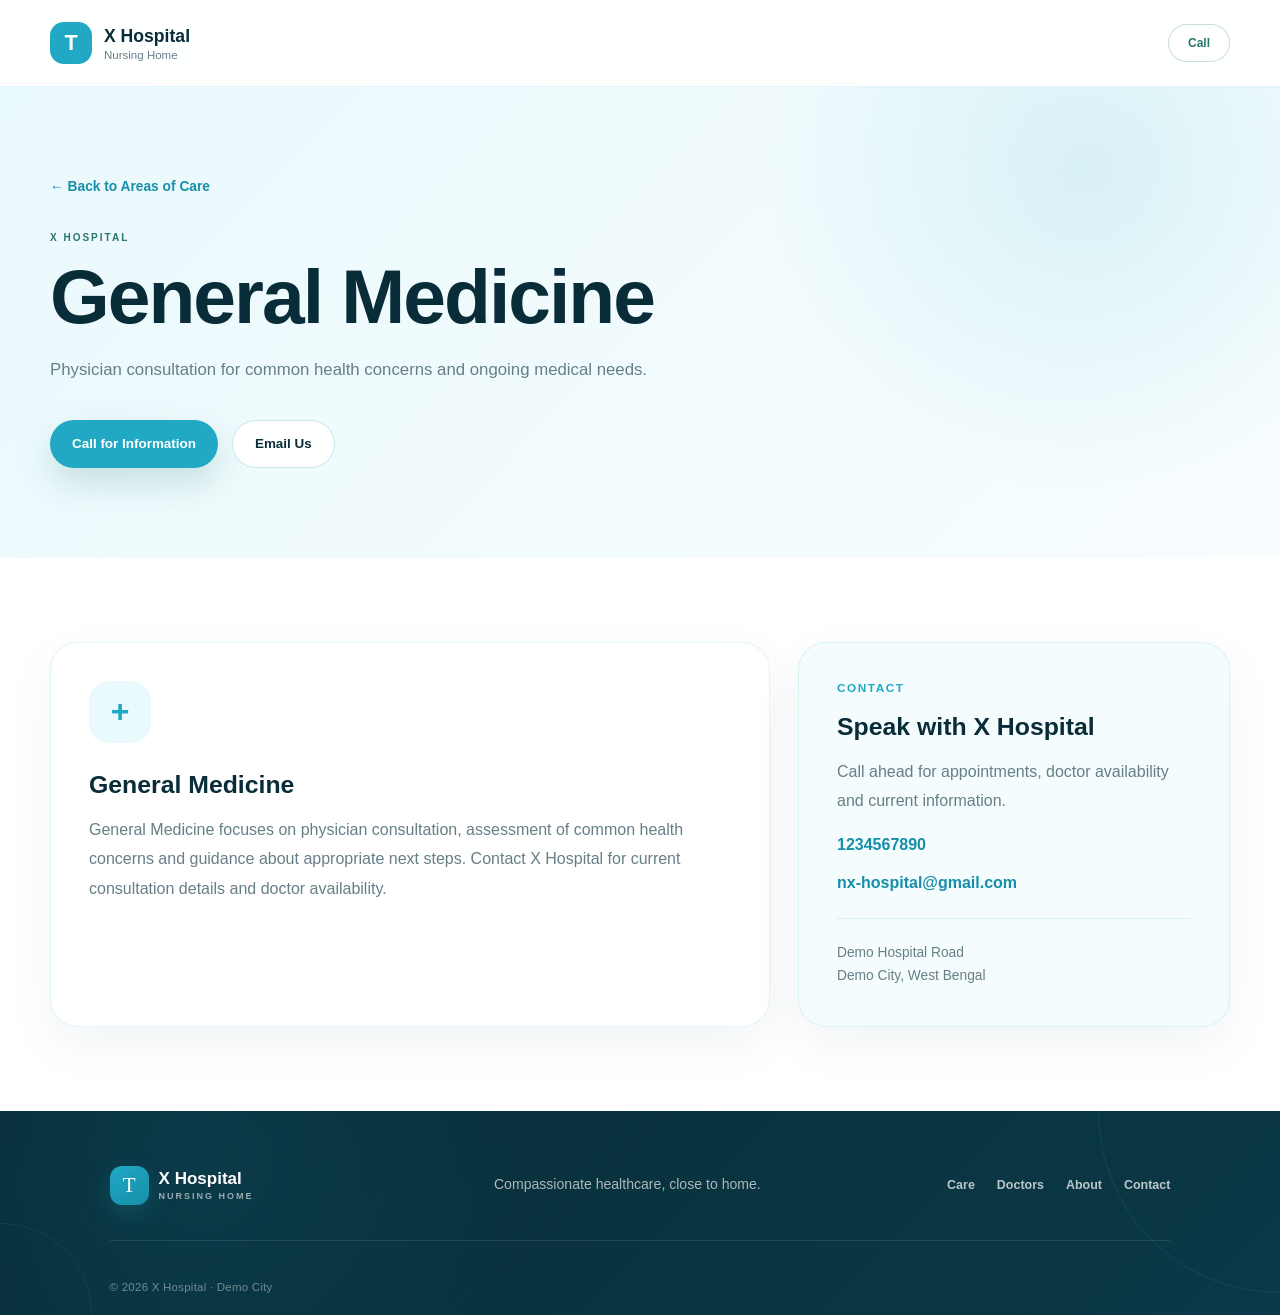
<file: service.html>
<!DOCTYPE html>
<html lang="en">
<head>
    <meta charset="UTF-8">
    <meta name="viewport" content="width=device-width, initial-scale=1.0">

    <title>Service | X Hospital</title>
    <meta
        name="description"
        content="Explore areas of medical care available through X Hospital, Demo City."
    >
    <meta name="referrer" content="strict-origin-when-cross-origin">

    <meta
        http-equiv="X-Content-Type-Options"
        content="nosniff"
    >

    <meta
        http-equiv="Permissions-Policy"
        content="camera=(), microphone=(), geolocation=(), payment=()"
    >

    <meta
        http-equiv="Content-Security-Policy"
        content="
            default-src 'self';
            script-src 'self';
            style-src 'self';
            img-src 'self' data:;
            font-src 'self';
            connect-src 'self';
            object-src 'none';
            base-uri 'self';
            form-action 'self';
            frame-ancestors 'none';
            upgrade-insecure-requests;
        "
    >

    <link rel="stylesheet" href="style.css">
</head>

<body class="service-page">

    <header class="service-header">
        <div class="section-container service-header-inner">
            <a href="index.html" class="service-brand" aria-label="Return to X Hospital home page">
                <span class="service-brand-mark">T</span>

                <span>
                    <strong>X Hospital</strong>
                    <small>Nursing Home</small>
                </span>
            </a>

            <a href="tel:+911234567890" class="nav-button">
                Call
            </a>
        </div>
    </header>

    <main>
        <section class="service-hero">
            <div class="section-container service-hero-inner">

                <a href="index.html#services" class="service-back">
                    ← Back to Areas of Care
                </a>

                <div class="eyebrow">X HOSPITAL</div>

                <h1 id="service-title">Medical Care</h1>

                <p id="service-intro">
                    Explore this area of care available through X Hospital's doctors.
                </p>

                <div class="service-hero-actions">
                    <a href="tel:+911234567890" class="primary-button">
                        Call for Information
                    </a>

                    <a href="mailto:nx-hospital@gmail.com" class="secondary-button">
                        Email Us
                    </a>
                </div>

            </div>
        </section>

        <section class="service-content">
            <div class="section-container service-content-grid">

                <article class="service-detail-card">
                    <div class="service-detail-icon" id="service-icon">+</div>

                    <h2 id="service-heading">About this service</h2>

                    <p id="service-description">
                        Please contact X Hospital for current information
                        about this area of care.
                    </p>
                </article>

                <aside class="service-info-card">
                    <span class="service-info-label">CONTACT</span>

                    <h2>Speak with X Hospital</h2>

                    <p>
                        Call ahead for appointments, doctor availability and
                        current information.
                    </p>

                    <a href="tel:+911234567890" class="service-contact-link">
                        1234567890
                    </a>

                    <a href="mailto:nx-hospital@gmail.com" class="service-contact-link">
                        nx-hospital@gmail.com
                    </a>

                    <div class="service-address">
                        Demo Hospital Road<br>
                        Demo City, West Bengal
                    </div>
                </aside>

            </div>
        </section>
    </main>

    <footer>
        <div class="footer-inner">
            <div class="logo">
                <div class="logo-mark">T</div>

                <div>
                    <div class="logo-name">X Hospital</div>
                    <div class="logo-sub">Nursing Home</div>
                </div>
            </div>

            <div class="footer-text">
                Compassionate healthcare, close to home.
            </div>

            <div class="footer-links">
                <a href="index.html#services">Care</a>
                <a href="index.html#doctors">Doctors</a>
                <a href="index.html#about">About</a>
                <a href="index.html#contact">Contact</a>
            </div>
        </div>

        <div class="copyright">
            © 2026 X Hospital · Demo City
        </div>
    </footer>

    <script src="service.js"></script>
</body>
</html>
</file>
<file: style.css>
/* =====================================================
   X HOSPITAL
   PREMIUM HEALTHCARE DESIGN
===================================================== */


:root {

    --background: #f4f8f7;

    --white: #ffffff;

    --green: #28766f;

    --dark-green: #123f3b;

    --light-green: #dcece9;

    --text: #122725;

    --muted: #647572;

    --border: rgba(18, 39, 37, 0.10);

    --serif: Georgia, "Times New Roman", serif;

    --sans:
        -apple-system,
        BlinkMacSystemFont,
        "Segoe UI",
        Arial,
        sans-serif;

}


* {
    margin: 0;
    padding: 0;
    box-sizing: border-box;
}


html {
    scroll-behavior: smooth;
}


body {

    font-family: var(--sans);

    background: var(--background);

    color: var(--text);

    overflow-x: hidden;

}


a {
    color: inherit;
    text-decoration: none;
}


/* =====================================================
   HEADER
===================================================== */


.header {

    position: absolute;

    top: 0;
    left: 0;
    right: 0;

    z-index: 50;

}


.nav {

    width: min(1180px, calc(100% - 40px));

    height: 86px;

    margin: auto;

    display: flex;

    align-items: center;

    justify-content: space-between;

}


.logo {

    display: flex;

    align-items: center;

    gap: 10px;

}


.logo-mark {

    width: 39px;
    height: 39px;

    display: flex;

    align-items: center;
    justify-content: center;

    border-radius: 12px;

    background: var(--green);

    color: white;

    font-family: var(--serif);

    font-size: 21px;

}


.logo-name {

    font-size: 17px;

    font-weight: 700;

}


.logo-sub {

    margin-top: 2px;

    font-size: 9px;

    font-weight: 600;

    letter-spacing: 2px;

    text-transform: uppercase;

    color: var(--muted);

}


.nav-menu {

    display: flex;

    gap: 36px;

    font-size: 13px;

    font-weight: 600;

    color: var(--muted);

}


.nav-menu a {

    transition: color .25s ease;

}


.nav-menu a:hover {

    color: var(--green);

}


.nav-button {

    padding: 11px 19px;

    border: 1px solid rgba(40,118,111,.25);

    border-radius: 50px;

    color: var(--green);

    font-size: 12px;

    font-weight: 700;

    background: rgba(255,255,255,.5);

}


/* =====================================================
   HERO
===================================================== */


.hero {

    position: relative;

    min-height: 760px;

    display: flex;

    flex-direction: column;

    justify-content: center;

    overflow: hidden;

    background: #f4f8f7;

}


.hero-background {

    position: absolute;

    width: 700px;
    height: 700px;

    right: -120px;
    top: 60px;

    border-radius: 50%;

    background:
        radial-gradient(
            circle,
            rgba(104,178,168,.27),
            rgba(104,178,168,0)
            68%
        );

}


.hero-content {

    width: min(1180px, calc(100% - 40px));

    margin: auto;

    padding-top: 70px;

    display: grid;

    grid-template-columns: 1fr 1fr;

    align-items: center;

}


.hero-text {

    position: relative;

    z-index: 5;

}


.location-label {

    margin-bottom: 23px;

    color: var(--green);

    font-size: 10px;

    font-weight: 800;

    letter-spacing: 2.5px;

}


.hero h1 {

    max-width: 570px;

    font-family: var(--serif);

    font-size: clamp(50px, 6vw, 78px);

    font-weight: 600;

    line-height: .98;

    letter-spacing: -3px;

}


.hero h1 span {

    display: block;

    color: var(--green);

}


.hero-text > p {

    max-width: 480px;

    margin-top: 27px;

    color: var(--muted);

    font-size: 15px;

    line-height: 1.8;

}


.hero-actions {

    display: flex;

    gap: 12px;

    margin-top: 31px;

}


.primary-button,
.secondary-button {

    min-height: 49px;

    padding: 0 21px;

    display: inline-flex;

    align-items: center;

    justify-content: center;

    gap: 12px;

    border-radius: 50px;

    font-size: 12px;

    font-weight: 700;

}


.primary-button {

    color: white;

    background: var(--green);

    box-shadow:
        0 15px 35px rgba(40,118,111,.20);

}


.secondary-button {

    border: 1px solid var(--border);

    background: white;

}


.address-line {

    display: flex;

    align-items: center;

    gap: 10px;

    margin-top: 30px;

    font-size: 11px;

    font-weight: 600;

    color: var(--muted);

}


.status-dot {

    width: 7px;
    height: 7px;

    border-radius: 50%;

    background: var(--green);

}


/* =====================================================
   GENERAL SECTIONS
===================================================== */


.section-container {

    width: min(1180px, calc(100% - 40px));

    margin: auto;

}


.section-heading {

    max-width: 650px;

    margin-bottom: 55px;

}


.eyebrow {

    color: var(--green);

    font-size: 10px;

    font-weight: 800;

    letter-spacing: 2px;

}


.section-heading h2 {

    margin-top: 14px;

    font-family: var(--serif);

    font-size: clamp(40px, 5vw, 60px);

    line-height: 1.05;

    letter-spacing: -2px;

}


.section-heading h2 span {

    color: var(--green);

}


.section-heading p {

    max-width: 540px;

    margin-top: 18px;

    color: var(--muted);

    font-size: 14px;

    line-height: 1.8;

}


/* =====================================================
   SERVICES
===================================================== */


.services {

    padding: 130px 0;

    background: white;

}


.service-grid {

    display: grid;

    grid-template-columns: repeat(3, 1fr);

    gap: 12px;

}


.service-card {

    position: relative;

    min-height: 185px;

    padding: 23px;

    border: 1px solid var(--border);

    border-radius: 18px;

    background: #fafcfb;

    overflow: hidden;

    transition:
        transform .3s ease,
        box-shadow .3s ease,
        border-color .3s ease;

}


.service-card::after {

    content: "";

    position: absolute;

    width: 130px;
    height: 130px;

    right: -55px;
    bottom: -65px;

    border-radius: 50%;

    background: var(--light-green);

}


.service-card:hover {

    transform: translateY(-6px);

    border-color: rgba(40,118,111,.25);

    box-shadow:
        0 20px 50px rgba(18,39,37,.09);

}


.service-number {

    font-size: 9px;

    font-weight: 800;

    color: rgba(18,39,37,.35);

}


.service-icon {

    margin-top: 18px;

    color: var(--green);

    font-size: 24px;

}


.service-card h3 {

    margin-top: 12px;

    font-size: 16px;

}


.service-card p {

    margin-top: 5px;

    color: var(--muted);

    font-size: 10px;

}


.service-arrow {

    position: absolute;

    right: 19px;

    bottom: 17px;

    color: var(--green);

    font-size: 17px;

    z-index: 2;

}


/* =====================================================
   DOCTORS
===================================================== */


.doctors {

    padding: 140px 0;

    background: #f5f8f7;

}


.doctor-group {

    margin-bottom: 60px;

}


.specialty-heading {

    display: flex;

    align-items: center;

    gap: 13px;

    margin-bottom: 17px;

}


.specialty-icon {

    width: 42px;
    height: 42px;

    display: flex;

    align-items: center;
    justify-content: center;

    border-radius: 12px;

    background: var(--light-green);

    color: var(--green);

    font-weight: 700;

}


.specialty-heading small {

    display: block;

    margin-bottom: 3px;

    color: var(--green);

    font-size: 8px;

    font-weight: 800;

    letter-spacing: 1.5px;

}


.specialty-heading h3 {

    font-family: var(--serif);

    font-size: 24px;

}


.doctor-list {

    border-top: 1px solid var(--border);

}


.doctor {

    display: grid;

    grid-template-columns: 50px 1fr auto;

    align-items: center;

    gap: 17px;

    padding: 19px 7px;

    border-bottom: 1px solid var(--border);

}


.initial {

    width: 45px;
    height: 45px;

    display: flex;

    align-items: center;
    justify-content: center;

    border-radius: 50%;

    background: var(--light-green);

    color: var(--dark-green);

    font-size: 10px;

    font-weight: 800;

}


.doctor-info h4 {

    font-size: 14px;

}


.doctor-info p {

    margin-top: 5px;

    color: var(--muted);

    font-size: 10px;

}


.doctor-time {

    min-width: 150px;

    display: flex;

    flex-direction: column;

    align-items: flex-end;

    gap: 2px;

    color: var(--muted);

}


.doctor-time small {

    font-size: 9px;

}


.doctor-time strong {

    color: var(--dark-green);

    font-size: 11px;

}


.doctor-time.empty {

    font-size: 9px;

    color: rgba(18,39,37,.38);

}


.schedule-note {

    max-width: 720px;

    display: flex;

    align-items: flex-start;

    gap: 12px;

    padding: 17px;

    border: 1px solid rgba(40,118,111,.12);

    border-radius: 15px;

    background: rgba(255,255,255,.55);

}


.schedule-note > div {

    width: 22px;
    height: 22px;

    flex: 0 0 22px;

    display: flex;

    align-items: center;
    justify-content: center;

    border-radius: 50%;

    background: var(--light-green);

    color: var(--green);

    font-size: 10px;

    font-weight: 800;

}


.schedule-note p {

    color: var(--muted);

    font-size: 10px;

    line-height: 1.7;

}


/* =====================================================
   ABOUT
===================================================== */


.about {

    padding: 140px 0;

    background: white;

}


.about-grid {

    display: grid;

    grid-template-columns: 1fr 1fr;

    align-items: center;

    gap: 90px;

}


.about-text {

    max-width: 550px;

}


.about-text h2 {

    margin-top: 15px;

    font-family: var(--serif);

    font-size: clamp(42px, 5vw, 62px);

    line-height: 1.03;

    letter-spacing: -2px;

}


.about-text h2 span {

    display: block;

    color: var(--green);

}


.about-text p {

    margin-top: 20px;

    color: var(--muted);

    font-size: 14px;

    line-height: 1.9;

}


.about-art {

    position: relative;

    height: 420px;

    display: flex;

    align-items: center;

    justify-content: center;

}


.about-circle {

    width: 310px;
    height: 310px;

    border-radius: 50%;

    background:
        radial-gradient(
            circle at 30% 25%,
            #edf8f5,
            #b9dcd6 45%,
            #5b9f97 100%
        );

    box-shadow:
        0 30px 70px rgba(22,87,80,.15);

}


.about-plus {

    position: absolute;

    width: 90px;
    height: 90px;

    display: flex;

    align-items: center;
    justify-content: center;

    border-radius: 25px;

    background: rgba(255,255,255,.4);

    color: white;

    font-size: 55px;

    font-weight: 200;

    transform: translate(-45px, -45px);

    top: 50%;
    left: 50%;

}


.about-card {

    position: absolute;

    right: 5px;

    bottom: 20px;

    width: 200px;

    padding: 20px;

    border: 1px solid rgba(255,255,255,.8);

    border-radius: 17px;

    background: rgba(255,255,255,.78);

    box-shadow:
        0 20px 50px rgba(18,39,37,.10);

    backdrop-filter: blur(15px);

}


.about-card small {

    display: block;

    color: var(--green);

    font-size: 8px;

    font-weight: 800;

    letter-spacing: 1.5px;

}


.about-card strong {

    display: block;

    margin-top: 22px;

    font-family: var(--serif);

    font-size: 25px;

}


.about-card span {

    display: block;

    margin-top: 4px;

    color: var(--muted);

    font-size: 10px;

}


/* =====================================================
   CONTACT
===================================================== */


.contact {

    padding: 110px 0;

    background: var(--dark-green);

    color: white;

}


.contact-grid {

    display: grid;

    grid-template-columns: .9fr 1.1fr;

    gap: 80px;

    align-items: center;

}


.contact h2 {

    margin-top: 14px;

    font-family: var(--serif);

    font-size: clamp(42px, 5vw, 60px);

    line-height: 1.05;

    letter-spacing: -2px;

}


.contact h2 span {

    display: block;

    color: #9dd0c9;

}


.contact > .section-container > div:first-child p {

    max-width: 400px;

    margin-top: 18px;

    color: rgba(255,255,255,.58);

    font-size: 13px;

    line-height: 1.8;

}


.contact .eyebrow {

    color: #a5d1cb;

}


.contact-options {

    display: grid;

    grid-template-columns: 1fr 1fr;

    gap: 10px;

}


.contact-option {

    position: relative;

    min-height: 110px;

    padding: 20px;

    border: 1px solid rgba(255,255,255,.12);

    border-radius: 16px;

    background: rgba(255,255,255,.06);

}


.contact-option small,
.contact-address small {

    display: block;

    color: #a5d1cb;

    font-size: 8px;

    font-weight: 800;

    letter-spacing: 1.5px;

}


.contact-option strong {

    display: block;

    margin-top: 9px;

    font-size: 12px;

}


.contact-option span {

    position: absolute;

    right: 17px;

    bottom: 15px;

    color: #9dd0c9;

}


.contact-address {

    grid-column: 1 / -1;

    padding: 20px;

    border-top: 1px solid rgba(255,255,255,.12);

}


.contact-address strong {

    display: block;

    margin-top: 8px;

    font-size: 12px;

}


.contact-address span {

    display: block;

    margin-top: 4px;

    color: rgba(255,255,255,.5);

    font-size: 10px;

}


/* =====================================================
   FOOTER
===================================================== */


footer {

    padding: 40px 0 20px;

    background: #0d3532;

    color: white;

}


.footer-inner {

    width: min(1180px, calc(100% - 40px));

    margin: auto;

    display: grid;

    grid-template-columns: 1fr 1fr 1fr;

    align-items: start;

    gap: 30px;

    padding-bottom: 30px;

    border-bottom: 1px solid rgba(255,255,255,.10);

}


.footer-text {

    color: rgba(255,255,255,.42);

    font-size: 10px;

}


.footer-links {

    display: flex;

    justify-content: flex-end;

    gap: 20px;

    color: rgba(255,255,255,.48);

    font-size: 10px;

}


.copyright {

    width: min(1180px, calc(100% - 40px));

    margin: auto;

    padding-top: 20px;

    color: rgba(255,255,255,.3);

    font-size: 9px;

}


/* =====================================================
   ANIMATIONS
===================================================== */











@keyframes rotateRing {

    from {
        transform: rotate(0deg);
    }

    to {
        transform: rotate(360deg);
    }

}


/* =====================================================
   TABLET
===================================================== */


@media (max-width: 900px) {

    .nav-menu {
        gap: 18px;
    }


    .hero-content {

        grid-template-columns: 1fr;

        text-align: center;

        padding-top: 120px;

    }


    .hero-text {

        max-width: 650px;

        margin: auto;

    }


    .hero-text > p {

        margin-left: auto;
        margin-right: auto;

    }


    .hero-actions {

        justify-content: center;

    }


    .address-line {

        justify-content: center;

    }


    


    .service-grid {

        grid-template-columns: repeat(2, 1fr);

    }


    .about-grid {

        grid-template-columns: 1fr;

        gap: 50px;

    }


    .about-text {

        max-width: 700px;

    }


    .contact-grid {

        grid-template-columns: 1fr;

    }

}


/* =====================================================
   MOBILE
===================================================== */


@media (max-width: 650px) {

    .nav {

        width: calc(100% - 28px);

    }


    .nav-menu {

        display: none;

    }


    .nav-button {

        padding: 10px 15px;

    }


    .hero {

        min-height: auto;

    }


    .hero-content {

        width: calc(100% - 28px);

        padding-top: 115px;

    }


    .hero h1 {

        font-size: 48px;

        letter-spacing: -2px;

    }


    .hero-text > p {

        font-size: 13px;

    }


    .hero-actions {

        flex-direction: column;

    }


    .primary-button,
    .secondary-button {

        width: 100%;

    }


    


    


    .ring-one {

        width: 320px;
        height: 165px;

    }


    .ring-two {

        width: 330px;
        height: 330px;

    }


    


    .card-left {

        left: 0;

    }


    .card-right {

        right: 0;

    }


    .floating-location {

        right: 0;

    }


    


    


    .services,
    .doctors,
    .about {

        padding: 90px 0;

    }


    .section-container {

        width: calc(100% - 28px);

    }


    .section-heading {

        margin-bottom: 38px;

    }


    .section-heading h2 {

        font-size: 42px;

        letter-spacing: -1px;

    }


    .service-grid {

        grid-template-columns: 1fr;

    }


    .service-card {

        min-height: 155px;

    }


    .doctor {

        grid-template-columns: 42px 1fr;

        gap: 11px;

    }


    .initial {

        width: 40px;
        height: 40px;

    }


    .doctor-info h4 {

        font-size: 12px;

    }


    .doctor-info p {

        font-size: 9px;

    }


    .doctor-time {

        grid-column: 2;

        align-items: flex-start;

        min-width: 0;

    }


    .doctor-time.empty {

        grid-column: 2;

    }


    .specialty-heading h3 {

        font-size: 21px;

    }


    .about-art {

        height: 350px;

    }


    .about-circle {

        width: 250px;
        height: 250px;

    }
    .contact {

        padding: 85px 0;

    }


    .contact h2 {

        font-size: 42px;

    }


    .contact-options {

        grid-template-columns: 1fr;

    }


    .footer-inner {

        width: calc(100% - 28px);

        grid-template-columns: 1fr;

        gap: 20px;

    }


    .footer-links {

        justify-content: flex-start;

        flex-wrap: wrap;

    }


    .copyright {

        width: calc(100% - 28px);

    }

}
/* =========================================================
   PREMIUM GLASS DOCTOR SECTION
   ========================================================= */

.doctors-section {
    position: relative;
    padding: 110px 6%;
    overflow: hidden;
}

/* Soft background glow */

.doctors-section::before {
    content: "";
    position: absolute;
    width: 450px;
    height: 450px;
    border-radius: 50%;
    background: rgba(40, 180, 150, 0.10);
    filter: blur(90px);
    top: 100px;
    left: -180px;
    pointer-events: none;
}

.doctors-section::after {
    content: "";
    position: absolute;
    width: 400px;
    height: 400px;
    border-radius: 50%;
    background: rgba(70, 150, 220, 0.08);
    filter: blur(100px);
    right: -150px;
    bottom: 100px;
    pointer-events: none;
}


/* ---------------------------------------------------------
   SECTION HEADING
   --------------------------------------------------------- */

.doctors-section .section-heading {
    position: relative;
    z-index: 2;
    max-width: 720px;
    margin: 0 auto 75px;
    text-align: center;
}

.section-kicker {
    display: inline-block;
    margin-bottom: 14px;
    font-size: 0.75rem;
    font-weight: 700;
    letter-spacing: 3px;
    text-transform: uppercase;
    color: #20a8c5;
}

.doctors-section .section-heading h2 {
    margin: 0;
    font-size: clamp(2.2rem, 5vw, 4rem);
    line-height: 1.05;
    color: #123b35;
    letter-spacing: -1.5px;
}

.doctors-section .section-heading h2 span {
    color: #20a8c5;
}

.doctors-section .section-heading p {
    max-width: 620px;
    margin: 20px auto 0;
    color: #667b77;
    font-size: 1rem;
    line-height: 1.8;
}


/* ---------------------------------------------------------
   CATEGORY
   --------------------------------------------------------- */

.doctor-category {
    position: relative;
    z-index: 2;
    max-width: 1200px;
    margin: 0 auto 75px;
}

.category-title {
    display: flex;
    align-items: center;
    gap: 18px;
    margin-bottom: 30px;
}

.category-title h3 {
    margin: 0;
    color: #234842;
    font-size: 1.15rem;
    font-weight: 700;
    white-space: nowrap;
}

.category-line {
    height: 1px;
    flex: 1;
    background: linear-gradient(
        90deg,
        transparent,
        rgba(32, 168, 197, 0.25)
    );
}

.category-line:last-child {
    background: linear-gradient(
        90deg,
        rgba(32, 168, 197, 0.25),
        transparent
    );
}


/* ---------------------------------------------------------
   DOCTOR GRID
   --------------------------------------------------------- */

.doctor-grid {
    display: grid;
    grid-template-columns: repeat(3, minmax(0, 1fr));
    gap: 24px;
}


/* ---------------------------------------------------------
   GLASS DOCTOR CARD
   --------------------------------------------------------- */

.doctor-card {
    position: relative;
    min-height: 340px;
    padding: 30px;

    display: flex;
    flex-direction: column;

    border-radius: 26px;

    background:
        linear-gradient(
            145deg,
            rgba(255, 255, 255, 0.72),
            rgba(255, 255, 255, 0.34)
        );

    border: 1px solid rgba(255, 255, 255, 0.75);

    box-shadow:
        0 20px 50px rgba(19, 82, 98, 0.07),
        inset 0 1px 0 rgba(255, 255, 255, 0.8);

    backdrop-filter: blur(20px);
    -webkit-backdrop-filter: blur(20px);

    overflow: hidden;

    transition:
        transform 0.4s ease,
        box-shadow 0.4s ease,
        border-color 0.4s ease;
}


/* Glass reflection */

.doctor-card::before {
    content: "";
    position: absolute;
    width: 180px;
    height: 180px;

    top: -90px;
    right: -70px;

    border-radius: 50%;

    background: rgba(255, 255, 255, 0.42);

    filter: blur(4px);

    pointer-events: none;
}


/* Bottom green glow */

.doctor-card::after {
    content: "";
    position: absolute;

    width: 180px;
    height: 180px;

    bottom: -120px;
    left: -60px;

    border-radius: 50%;

    background: rgba(32, 168, 197, 0.10);

    filter: blur(35px);

    pointer-events: none;
}


/* Hover */

.doctor-card:hover {
    transform: translateY(-10px);

    border-color: rgba(32, 168, 197, 0.30);

    box-shadow:
        0 30px 65px rgba(19, 82, 98, 0.10),
        0 0 0 1px rgba(32, 168, 197, 0.05),
        inset 0 1px 0 rgba(255, 255, 255, 0.9);
}


/* ---------------------------------------------------------
   DOCTOR ICON
   --------------------------------------------------------- */

.doctor-icon {
    position: relative;
    z-index: 2;

    width: 78px;
    height: 78px;

    display: flex;
    align-items: center;
    justify-content: center;

    margin-bottom: 25px;

    border-radius: 22px;

    background:
        linear-gradient(
            145deg,
            rgba(255, 255, 255, 0.85),
            rgba(234, 249, 252, 0.65)
        );

    border: 1px solid rgba(255, 255, 255, 0.9);

    box-shadow:
        0 10px 25px rgba(19, 82, 98, 0.07);

    font-size: 2.4rem;

    transition: transform 0.4s ease;
}

.doctor-card:hover .doctor-icon {
    transform: scale(1.08) rotate(-3deg);
}


/* ---------------------------------------------------------
   DOCTOR INFORMATION
   --------------------------------------------------------- */

.doctor-info {
    position: relative;
    z-index: 2;
}

.doctor-info h4 {
    margin: 0 0 8px;

    color: #082c38;

    font-size: 1.18rem;
    line-height: 1.35;
    font-weight: 750;
}

.doctor-speciality {
    display: inline-block;

    color: #20a8c5;

    font-size: 0.82rem;
    font-weight: 700;

    letter-spacing: 0.2px;
}


/* ---------------------------------------------------------
   VISITING TIME
   --------------------------------------------------------- */

.doctor-time {
    display: flex;
    align-items: flex-start;
    gap: 9px;

    margin-top: 18px;
    padding-top: 16px;

    border-top: 1px solid rgba(32, 168, 197, 0.12);
}

.doctor-time span {
    color: #20a8c5;
    font-size: 1rem;
    line-height: 1.5;
}

.doctor-time p {
    margin: 0;

    color: #667f87;

    font-size: 0.78rem;
    line-height: 1.55;
}


/* ---------------------------------------------------------
   VIEW PROFILE BUTTON
   --------------------------------------------------------- */

.doctor-btn {
    position: relative;
    z-index: 2;

    display: inline-flex;
    align-items: center;
    justify-content: space-between;

    width: 100%;

    margin-top: auto;
    padding-top: 22px;

    color: #20a8c5;

    text-decoration: none;

    font-size: 0.82rem;
    font-weight: 750;

    border-top: 1px solid rgba(32, 168, 197, 0.12);

    transition: color 0.3s ease;
}

.doctor-btn span {
    display: inline-flex;

    width: 30px;
    height: 30px;

    align-items: center;
    justify-content: center;

    border-radius: 50%;

    background: rgba(32, 168, 197, 0.08);

    transition:
        transform 0.3s ease,
        background 0.3s ease;
}

.doctor-btn:hover {
    color: #168fa9;
}

.doctor-btn:hover span {
    transform: translateX(4px);
    background: rgba(32, 168, 197, 0.16);
}


/* ---------------------------------------------------------
   TABLET
   --------------------------------------------------------- */

@media (max-width: 950px) {

    .doctor-grid {
        grid-template-columns: repeat(2, minmax(0, 1fr));
    }

    .doctors-section {
        padding: 90px 5%;
    }
}


/* ---------------------------------------------------------
   MOBILE
   --------------------------------------------------------- */

@media (max-width: 620px) {

    .doctors-section {
        padding: 75px 20px;
    }

    .doctors-section .section-heading {
        margin-bottom: 55px;
    }

    .doctors-section .section-heading h2 {
        font-size: 2.35rem;
    }

    .doctor-category {
        margin-bottom: 55px;
    }

    .category-title {
        gap: 12px;
    }

    .category-title h3 {
        font-size: 0.95rem;
    }

    .doctor-grid {
        grid-template-columns: 1fr;
        gap: 18px;
    }

    .doctor-card {
        min-height: 320px;
        padding: 25px;
        border-radius: 22px;
    }

    .doctor-icon {
        width: 68px;
        height: 68px;
        border-radius: 19px;
        font-size: 2rem;
    }
}


/* ---------------------------------------------------------
   REDUCED MOTION
   --------------------------------------------------------- */

@media (prefers-reduced-motion: reduce) {

    .doctor-card,
    .doctor-icon,
    .doctor-btn span {
        transition: none;
    }

    .doctor-card:hover {
        transform: none;
    }
}
/* =========================================================
   TAPABAN PREMIUM HERO
   ========================================================= */

.premium-hero {
  position: relative;
  min-height: calc(100vh - 80px);
  overflow: hidden;
  isolation: isolate;

  display: flex;
  align-items: center;

  padding: 90px clamp(25px, 6vw, 100px);

  background:
    radial-gradient(
      circle at 22% 48%,
      rgba(92, 210, 235, .13),
      transparent 28%
    ),
    radial-gradient(
      circle at 82% 30%,
      rgba(42, 143, 177, .10),
      transparent 25%
    ),
    linear-gradient(
      135deg,
      #f8fcfd 0%,
      #edf7f9 52%,
      #e8f3f6 100%
    );

  color: #09202b;
}

/* Background glow */

.hero-background-glow {
  position: absolute;
  width: 600px;
  height: 600px;

  left: -250px;
  top: 50%;

  transform: translateY(-50%);

  border-radius: 50%;

  background: rgba(76, 201, 226, .13);

  filter: blur(80px);

  z-index: -2;
}

/* Decorative medical orbs */

.hero-medical-orb {
  position: absolute;

  border-radius: 50%;

  border: 1px solid rgba(38, 160, 191, .16);

  pointer-events: none;
}

.orb-one {
  width: 420px;
  height: 420px;

  left: -160px;
  bottom: -230px;
}

.orb-two {
  width: 260px;
  height: 260px;

  right: 10%;
  top: -150px;
}

/* =========================================================
   PHOTO
   ========================================================= */

.hero-photo-wrap {
  position: relative;

  width: min(42vw, 590px);
  aspect-ratio: 1 / 1;

  flex-shrink: 0;

  margin-left: -45px;
}

.hero-photo {
  position: absolute;

  inset: 5%;

  border-radius: 50%;

  overflow: hidden;

  border: 12px solid rgba(255,255,255,.78);

  box-shadow:
    0 35px 90px rgba(21, 76, 91, .18),
    inset 0 0 0 1px rgba(255,255,255,.8);

  z-index: 2;
}

.hero-photo img {
  width: 100%;
  height: 100%;

  object-fit: cover;

  display: block;

  transform: scale(1.04);

  transition: transform 1s ease;
}

.hero-photo-wrap:hover .hero-photo img {
  transform: scale(1.09);
}

/* Outer ring */

.hero-photo-ring {
  position: absolute;

  inset: 0;

  border-radius: 50%;

  border: 1px solid rgba(25, 143, 174, .28);

  transform: rotate(-8deg);

  z-index: 1;
}

.hero-photo-ring::after {
  content: "";

  position: absolute;

  width: 80px;
  height: 80px;

  right: 5%;
  top: 13%;

  border-radius: 50%;

  background:
    radial-gradient(
      circle,
      rgba(82, 214, 239, .45),
      rgba(82, 214, 239, .05) 65%,
      transparent 70%
    );

  border: 1px solid rgba(52, 183, 210, .3);
}

/* Photo location */

.hero-photo-caption {
  position: absolute;

  right: 3%;
  bottom: 10%;

  z-index: 5;

  display: flex;
  align-items: center;
  gap: 8px;

  padding: 9px 14px;

  border-radius: 999px;

  background: rgba(255,255,255,.72);

  border: 1px solid rgba(255,255,255,.9);

  backdrop-filter: blur(15px);
  -webkit-backdrop-filter: blur(15px);

  color: #315765;

  font-size: 11px;

  letter-spacing: .04em;

  box-shadow: 0 10px 30px rgba(20, 75, 88, .12);
}

.caption-dot {
  width: 7px;
  height: 7px;

  border-radius: 50%;

  background: #31abc9;

  box-shadow: 0 0 10px rgba(49,171,201,.65);
}

/* =========================================================
   CONTENT
   ========================================================= */

.hero-content {
  position: relative;
  z-index: 5;

  max-width: 650px;

  margin-left: clamp(45px, 6vw, 100px);

  padding: 30px 0;
}

.hero-eyebrow {
  display: flex;
  align-items: center;
  gap: 10px;

  margin-bottom: 22px;

  font-size: 11px;

  font-weight: 700;

  letter-spacing: .24em;

  color: #258da9;
}

.hero-eyebrow span {
  width: 26px;
  height: 1px;

  background: #40b8d3;
}

.hero-content h1 {
  margin: 0;

  max-width: 650px;

  font-size: clamp(50px, 6vw, 88px);

  line-height: .96;

  letter-spacing: -.055em;

  font-weight: 650;

  color: #08222d;
}

.hero-content h1 span {
  display: block;

  color: transparent;

  background:
    linear-gradient(
      100deg,
      #178eab,
      #42bfd7,
      #14728d
    );

  -webkit-background-clip: text;
  background-clip: text;
}

.hero-text {
  max-width: 520px;

  margin: 28px 0 0;

  font-size: 17px;

  line-height: 1.75;

  color: #56727c;
}

/* =========================================================
   BUTTONS
   ========================================================= */

.hero-buttons {
  display: flex;

  gap: 12px;

  margin-top: 34px;

  flex-wrap: wrap;
}

.hero-primary-btn,
.hero-secondary-btn {
  min-height: 52px;

  display: inline-flex;

  align-items: center;

  justify-content: center;

  gap: 12px;

  padding: 0 22px;

  border-radius: 999px;

  text-decoration: none;

  font-size: 13px;

  font-weight: 650;

  transition:
    transform .25s ease,
    box-shadow .25s ease,
    background .25s ease;
}

.hero-primary-btn {
  color: white;

  background:
    linear-gradient(
      135deg,
      #1598b9,
      #187d99
    );

  box-shadow:
    0 14px 32px rgba(24, 126, 153, .23);
}

.hero-primary-btn span {
  font-size: 17px;
}

.hero-primary-btn:hover {
  transform: translateY(-3px);

  box-shadow:
    0 18px 38px rgba(24, 126, 153, .3);
}

.hero-secondary-btn {
  color: #176c82;

  background: rgba(255,255,255,.62);

  border: 1px solid rgba(31, 142, 170, .2);

  backdrop-filter: blur(12px);
  -webkit-backdrop-filter: blur(12px);
}

.hero-secondary-btn:hover {
  transform: translateY(-3px);

  background: rgba(255,255,255,.9);
}

/* =========================================================
   HIGHLIGHTS
   ========================================================= */

.hero-highlights {
  display: flex;

  gap: 10px;

  margin-top: 48px;

  flex-wrap: wrap;
}

.hero-highlight {
  display: flex;

  align-items: center;

  gap: 10px;

  padding: 12px 14px;

  min-width: 150px;

  border-radius: 14px;

  background: rgba(255,255,255,.48);

  border: 1px solid rgba(255,255,255,.78);

  box-shadow:
    0 10px 35px rgba(22, 79, 93, .06);

  backdrop-filter: blur(14px);
  -webkit-backdrop-filter: blur(14px);
}

.highlight-icon {
  width: 31px;
  height: 31px;

  display: grid;

  place-items: center;

  border-radius: 10px;

  color: #158ba8;

  background: rgba(61, 190, 216, .11);

  font-size: 16px;
}

.hero-highlight strong {
  display: block;

  font-size: 11px;

  color: #1c4a58;
}

.hero-highlight small {
  display: block;

  margin-top: 3px;

  font-size: 9px;

  color: #789099;
}

/* =========================================================
   MEDICAL PANEL
   ========================================================= */

.hero-medical-panel {
  position: absolute;

  right: 5vw;
  bottom: 13%;

  width: 145px;

  padding: 20px;

  border-radius: 20px;

  background:
    linear-gradient(
      145deg,
      rgba(255,255,255,.72),
      rgba(231,247,250,.42)
    );

  border: 1px solid rgba(255,255,255,.9);

  box-shadow:
    0 25px 70px rgba(18, 85, 103, .11);

  backdrop-filter: blur(18px);
  -webkit-backdrop-filter: blur(18px);

  z-index: 6;

  transform: rotate(3deg);
}

.medical-panel-line {
  width: 32px;
  height: 2px;

  margin-bottom: 18px;

  background: #31abc9;
}

.medical-symbol {
  width: 35px;
  height: 35px;

  display: flex;

  align-items: center;

  justify-content: center;

  gap: 3px;

  margin-bottom: 16px;
}

.medical-symbol span {
  display: block;

  width: 3px;

  border-radius: 10px;

  background: #38aec9;

  animation: medicalPulse 1.4s ease-in-out infinite;
}

.medical-symbol span:nth-child(1) {
  height: 10px;
}

.medical-symbol span:nth-child(2) {
  height: 28px;

  animation-delay: .15s;
}

.medical-symbol span:nth-child(3) {
  height: 16px;

  animation-delay: .3s;
}

@keyframes medicalPulse {
  0%,100% {
    opacity: .35;
    transform: scaleY(.7);
  }

  50% {
    opacity: 1;
    transform: scaleY(1);
  }
}

.hero-medical-panel p {
  margin: 0 0 5px;

  font-size: 8px;

  letter-spacing: .2em;

  color: #54909f;
}

.hero-medical-panel strong {
  display: block;

  font-size: 20px;

  line-height: 1.05;

  letter-spacing: -.04em;

  color: #174754;
}

.medical-wave {
  display: flex;

  align-items: center;

  gap: 2px;

  height: 25px;

  margin-top: 18px;
}

.medical-wave i {
  width: 2px;

  height: 5px;

  border-radius: 5px;

  background: #46bcd4;
}

.medical-wave i:nth-child(4),
.medical-wave i:nth-child(8) {
  height: 21px;
}

.medical-wave i:nth-child(5) {
  height: 12px;
}

/* =========================================================
   SCROLL
   ========================================================= */

.hero-scroll-indicator {
  position: absolute;

  left: 50%;

  bottom: 25px;

  transform: translateX(-50%);

  display: flex;

  align-items: center;

  gap: 10px;

  font-size: 8px;

  letter-spacing: .22em;

  color: #75939c;

  z-index: 5;
}

.hero-scroll-indicator span {
  width: 28px;
  height: 1px;

  background: #6cb8c8;
}

/* =========================================================
   TABLET
   ========================================================= */

@media (max-width: 1050px) {

  .premium-hero {
    padding-left: 35px;
    padding-right: 35px;
  }

  .hero-photo-wrap {
    width: min(39vw, 440px);

    margin-left: -35px;
  }

  .hero-content {
    margin-left: 40px;
  }

  .hero-content h1 {
    font-size: clamp(46px, 6vw, 68px);
  }

  .hero-medical-panel {
    right: 25px;
    bottom: 8%;
  }
}

/* =========================================================
   MOBILE / IPAD PORTRAIT
   ========================================================= */

@media (max-width: 760px) {

  .premium-hero {
    min-height: auto;

    display: flex;

    flex-direction: column;

    padding:
      55px
      22px
      80px;

    text-align: center;
  }

  .hero-photo-wrap {
    width: min(78vw, 390px);

    margin: 0 auto 40px;

    order: 1;
  }

  .hero-content {
    order: 2;

    margin: 0 auto;

    padding: 0;

    max-width: 600px;
  }

  .hero-eyebrow {
    justify-content: center;
  }

  .hero-content h1 {
    font-size: clamp(48px, 14vw, 70px);
  }

  .hero-text {
    margin-left: auto;
    margin-right: auto;

    font-size: 15px;
  }

  .hero-buttons {
    justify-content: center;
  }

  .hero-highlights {
    justify-content: center;
  }

  .hero-medical-panel {
    display: none;
  }

  .hero-scroll-indicator {
    display: none;
  }

  .hero-photo-caption {
    right: 0;
  }
}

@media (max-width: 450px) {

  .premium-hero {
    padding-top: 35px;
  }

  .hero-photo-wrap {
    width: 82vw;

    margin-bottom: 34px;
  }

  .hero-content h1 {
    font-size: 48px;
  }

  .hero-buttons {
    flex-direction: column;

    align-items: stretch;
  }

  .hero-primary-btn,
  .hero-secondary-btn {
    width: 100%;
  }

  .hero-highlights {
    display: grid;

    grid-template-columns: 1fr;

    text-align: left;
  }

  .hero-highlight {
    width: 100%;
  }
}
/* =========================================================
   TAPABAN — SUBTLE MEDICAL AMBIENCE
   Calm / Premium / Healthcare
   ========================================================= */

.medical-ambient {
  position: absolute;
  inset: 0;

  pointer-events: none;

  overflow: hidden;

  z-index: 0;
}


/* =========================================================
   SOFT ECG WAVE
   ========================================================= */

.ambient-ecg {
  position: absolute;

  width: min(520px, 42vw);
  height: 100px;

  left: 5%;
  top: 23%;

  opacity: .12;

  overflow: visible;
}

.ambient-ecg path {
  fill: none;

  stroke: #2aa9c5;

  stroke-width: 1.4;

  stroke-linecap: round;
  stroke-linejoin: round;

  stroke-dasharray: 520;
  stroke-dashoffset: 520;

  animation:
    ecgFlow 7s linear infinite;
}

@keyframes ecgFlow {

  0% {
    stroke-dashoffset: 520;
    opacity: .05;
  }

  12% {
    opacity: .14;
  }

  75% {
    opacity: .12;
  }

  100% {
    stroke-dashoffset: 0;
    opacity: .04;
  }
}


/* =========================================================
   ORBITAL RINGS AROUND PHOTO
   ========================================================= */

.ambient-orbit {
  position: absolute;

  border-radius: 50%;

  border: 1px solid rgba(43, 168, 195, .12);

  pointer-events: none;
}

.orbit-a {

  width: 620px;
  height: 620px;

  left: -105px;
  top: 50%;

  transform: translateY(-50%) rotate(-18deg);

  animation:
    orbitSlow 18s linear infinite;
}

.orbit-a::before {

  content: "";

  position: absolute;

  width: 7px;
  height: 7px;

  border-radius: 50%;

  background: #48bcd4;

  box-shadow:
    0 0 15px rgba(72,188,212,.55);

  top: 18%;
  right: 9%;
}


.orbit-b {

  width: 500px;
  height: 500px;

  left: -45px;
  top: 50%;

  transform: translateY(-50%) rotate(28deg);

  border-color: rgba(43, 168, 195, .07);

  animation:
    orbitSlowReverse 24s linear infinite;
}

.orbit-b::after {

  content: "";

  position: absolute;

  width: 5px;
  height: 5px;

  border-radius: 50%;

  background: rgba(62, 177, 201, .75);

  bottom: 15%;
  left: 12%;

  box-shadow:
    0 0 13px rgba(62,177,201,.4);
}


@keyframes orbitSlow {

  from {
    transform:
      translateY(-50%)
      rotate(-18deg);
  }

  to {
    transform:
      translateY(-50%)
      rotate(342deg);
  }
}


@keyframes orbitSlowReverse {

  from {
    transform:
      translateY(-50%)
      rotate(28deg);
  }

  to {
    transform:
      translateY(-50%)
      rotate(-332deg);
  }
}


/* =========================================================
   MEDICAL PANEL — SOFT PULSE
   ========================================================= */

.hero-medical-panel::before {

  content: "";

  position: absolute;

  inset: -1px;

  border-radius: 20px;

  border: 1px solid rgba(53, 181, 207, .25);

  opacity: 0;

  animation:
    panelPulse 4s ease-out infinite;
}


@keyframes panelPulse {

  0% {
    transform: scale(.96);
    opacity: 0;
  }

  25% {
    opacity: .45;
  }

  70% {
    opacity: 0;
  }

  100% {
    transform: scale(1.12);
    opacity: 0;
  }
}


/* =========================================================
   TINY DATA POINTS
   ========================================================= */

.hero-medical-panel::after {

  content: "";

  position: absolute;

  width: 4px;
  height: 4px;

  border-radius: 50%;

  background: #3bb4cf;

  top: 17px;
  right: 18px;

  box-shadow:
    0 0 10px rgba(59,180,207,.55);

  animation:
    statusPulse 2.8s ease-in-out infinite;
}


@keyframes statusPulse {

  0%,
  100% {
    opacity: .35;
    transform: scale(.8);
  }

  50% {
    opacity: 1;
    transform: scale(1.25);
  }
}


/* =========================================================
   FLOATING MEDICAL PARTICLES
   ========================================================= */

.premium-hero::before {

  content: "";

  position: absolute;

  width: 3px;
  height: 3px;

  border-radius: 50%;

  background: rgba(44, 166, 192, .5);

  left: 48%;
  top: 19%;

  box-shadow:
    120px 80px 0 rgba(44,166,192,.18),
    220px 180px 0 rgba(44,166,192,.12),
    -80px 250px 0 rgba(44,166,192,.16),
    330px 30px 0 rgba(44,166,192,.12),
    390px 310px 0 rgba(44,166,192,.1);

  animation:
    particlesFloat 9s ease-in-out infinite alternate;
}


@keyframes particlesFloat {

  from {
    transform:
      translate3d(0, 0, 0);

    opacity: .35;
  }

  to {
    transform:
      translate3d(0, -18px, 0);

    opacity: .7;
  }
}


/* =========================================================
   VERY SOFT PHOTO GLOW
   ========================================================= */

.hero-photo-wrap::before {

  content: "";

  position: absolute;

  width: 90%;
  height: 90%;

  left: 5%;
  top: 5%;

  border-radius: 50%;

  background:
    radial-gradient(
      circle,
      rgba(56, 190, 215, .16),
      transparent 68%
    );

  filter: blur(28px);

  z-index: 0;

  animation:
    photoGlow 5s ease-in-out infinite;
}


@keyframes photoGlow {

  0%,
  100% {
    opacity: .45;
    transform: scale(.96);
  }

  50% {
    opacity: .8;
    transform: scale(1.04);
  }
}


/* =========================================================
   ACCESSIBILITY
   ========================================================= */

@media (prefers-reduced-motion: reduce) {

  .ambient-ecg path,
  .orbit-a,
  .orbit-b,
  .hero-medical-panel::before,
  .hero-medical-panel::after,
  .premium-hero::before,
  .hero-photo-wrap::before {

    animation: none !important;
  }
}


/* =========================================================
   MOBILE — KEEP IT CALM
   ========================================================= */

@media (max-width: 760px) {

  .ambient-ecg {
    width: 420px;

    left: 50%;
    top: 20%;

    transform: translateX(-50%);

    opacity: .07;
  }

  .orbit-a {
    width: 100vw;
    height: 100vw;

    left: 50%;

    transform:
      translate(-50%, -50%);
  }

  .orbit-b {
    width: 82vw;
    height: 82vw;

    left: 50%;

    transform:
      translate(-50%, -50%);
  }

  .premium-hero::before {
    opacity: .45;
  }
}
/* =========================================================
   TAPABAN SERVICES — SKY BLUE HEALTHCARE SYSTEM
   Replaces the previous green/teal section treatment
   ========================================================= */

#services {
  position: relative;
  overflow: hidden;

  background:
    radial-gradient(
      circle at 8% 12%,
      rgba(47, 185, 213, 0.09),
      transparent 28%
    ),
    radial-gradient(
      circle at 92% 78%,
      rgba(47, 185, 213, 0.07),
      transparent 30%
    ),
    linear-gradient(
      180deg,
      #f8fdfe 0%,
      #eefafd 100%
    );

  color: #082c38;
}

/* subtle medical atmosphere */

#services::before {
  content: "";
  position: absolute;
  width: 520px;
  height: 520px;
  left: -260px;
  top: 18%;
  border: 1px solid rgba(32, 168, 197, 0.09);
  border-radius: 50%;
  pointer-events: none;
}

#services::after {
  content: "";
  position: absolute;
  width: 360px;
  height: 360px;
  right: -180px;
  bottom: -120px;
  border: 1px solid rgba(32, 168, 197, 0.07);
  border-radius: 50%;
  pointer-events: none;
}


/* section label */

#services .section-label,
#services .eyebrow,
#services .section-eyebrow {
  color: #208da2;
}


/* main heading */

#services h1,
#services h2,
#services h3 {
  color: #082c38;
}

#services h1 span,
#services h2 span {
  color: #20a8c5;
}


/* description */

#services p {
  color: #667f87;
}


/* =========================================================
   SERVICE CARDS
   ========================================================= */

#services .service-card {
  position: relative;
  overflow: hidden;

  background: rgba(255, 255, 255, 0.82);

  border: 1px solid rgba(25, 112, 130, 0.13);

  box-shadow:
    0 12px 35px rgba(25, 91, 108, 0.045);

  transition:
    transform 0.35s ease,
    box-shadow 0.35s ease,
    border-color 0.35s ease;
}


/* soft blue corner */

#services .service-card::after {
  background:
    radial-gradient(
      circle at bottom right,
      rgba(45, 180, 207, 0.17),
      rgba(45, 180, 207, 0.06) 55%,
      transparent 56%
    );
}


/* card hover */

#services .service-card:hover {
  transform: translateY(-5px);

  border-color: rgba(32, 168, 197, 0.25);

  box-shadow:
    0 20px 45px rgba(25, 91, 108, 0.10);
}


/* service number */

#services .service-card .number,
#services .service-card .card-number {
  color: #a5b8bd;
}


/* service icon */

#services .service-card .icon,
#services .service-card .service-icon {
  color: #20a8c5;
}


/* service title */

#services .service-card h3 {
  color: #082c38;
}


/* service subtitle */

#services .service-card p {
  color: #71858b;
}


/* arrow */

#services .service-card .arrow,
#services .service-card a {
  color: #168fa9;
}


/* =========================================================
   VERY SUBTLE BLUE LIGHT
   ========================================================= */

#services .service-card::before {
  content: "";
  position: absolute;

  width: 180px;
  height: 180px;

  right: -100px;
  bottom: -100px;

  border-radius: 50%;

  background: rgba(48, 184, 211, 0.055);

  pointer-events: none;

  transition:
    transform 0.5s ease,
    background 0.5s ease;
}

#services .service-card:hover::before {
  transform: scale(1.35);

  background: rgba(48, 184, 211, 0.09);
}


/* =========================================================
   ACCESSIBILITY
   ========================================================= */

@media (prefers-reduced-motion: reduce) {
  #services .service-card {
    transition: none;
  }

  #services .service-card:hover {
    transform: none;
  }

  #services .service-card::before {
    transition: none;
  }
}
/* =========================================================
   TAPABAN — PREMIUM DOCTORS SECTION
   ========================================================= */

.doctors-section {
    position: relative;
    overflow: hidden;
    padding: 110px 7vw;

    background:
        radial-gradient(
            circle at 10% 10%,
            rgba(32, 168, 197, 0.09),
            transparent 28%
        ),
        radial-gradient(
            circle at 90% 85%,
            rgba(32, 168, 197, 0.07),
            transparent 30%
        ),
        linear-gradient(
            180deg,
            #f5fcfd 0%,
            #eaf9fc 100%
        );

    color: #082c38;
}


/* subtle medical ring */

.doctors-section::before {
    content: "";
    position: absolute;

    width: 620px;
    height: 620px;

    left: -330px;
    top: 28%;

    border: 1px solid rgba(32, 168, 197, 0.08);
    border-radius: 50%;

    pointer-events: none;
}


/* heading */

.doctors-section .section-heading {
    position: relative;
    z-index: 2;
    max-width: 720px;
    margin: 0 auto 70px;
    text-align: center;
}

.doctors-section .section-kicker {
    display: inline-block;

    margin-bottom: 14px;

    color: #20a8c5;

    font-size: 0.72rem;
    font-weight: 700;
    letter-spacing: 0.18em;
}

.doctors-section .section-heading h2 {
    margin: 0;

    color: #082c38;

    font-size: clamp(2.2rem, 4vw, 4rem);
    line-height: 1.05;
}

.doctors-section .section-heading h2 span {
    color: #20a8c5;
}

.doctors-section .section-heading p {
    max-width: 600px;
    margin: 20px auto 0;

    color: #667f87;

    line-height: 1.8;
}


/* categories */

.doctor-category {
    position: relative;
    z-index: 2;

    max-width: 1180px;
    margin: 0 auto 62px;
}

.category-title {
    display: flex;
    align-items: center;
    gap: 18px;

    margin-bottom: 25px;
}

.category-title h3 {
    margin: 0;

    color: #082c38;

    font-size: 0.95rem;
    font-weight: 700;
    letter-spacing: 0.08em;
    text-transform: uppercase;

    white-space: nowrap;
}

.category-line {
    height: 1px;
    flex: 1;

    background: linear-gradient(
        90deg,
        transparent,
        rgba(32, 168, 197, 0.22)
    );
}


/* doctor grid */

.doctor-grid {
    display: grid;
    grid-template-columns: repeat(2, minmax(0, 1fr));
    gap: 22px;
}


/* doctor card */

.doctor-card {
    position: relative;
    display: grid;
    grid-template-columns: auto 1fr auto;
    align-items: center;
    gap: 20px;

    min-height: 155px;
    padding: 24px;

    background: rgba(255, 255, 255, 0.78);

    border: 1px solid rgba(32, 168, 197, 0.13);
    border-radius: 22px;

    box-shadow:
        0 15px 45px rgba(19, 82, 98, 0.06);

    backdrop-filter: blur(12px);
    -webkit-backdrop-filter: blur(12px);

    overflow: hidden;

    transition:
        transform 0.35s ease,
        box-shadow 0.35s ease,
        border-color 0.35s ease;
}


/* blue corner glow */

.doctor-card::before {
    content: "";

    position: absolute;

    width: 180px;
    height: 180px;

    right: -110px;
    bottom: -110px;

    border-radius: 50%;

    background: rgba(32, 168, 197, 0.07);

    transition: transform 0.5s ease;
}

.doctor-card:hover {
    transform: translateY(-5px);

    border-color: rgba(32, 168, 197, 0.28);

    box-shadow:
        0 22px 55px rgba(19, 82, 98, 0.11);
}

.doctor-card:hover::before {
    transform: scale(1.35);
}


/* medical icon */

.doctor-icon {
    position: relative;
    z-index: 1;

    width: 62px;
    height: 62px;

    display: grid;
    place-items: center;

    border-radius: 18px;

    background:
        linear-gradient(
            145deg,
            rgba(32, 168, 197, 0.14),
            rgba(32, 168, 197, 0.05)
        );

    border: 1px solid rgba(32, 168, 197, 0.16);

    color: #20a8c5;

    font-size: 1.7rem;

    box-shadow:
        inset 0 1px 0 rgba(255,255,255,.7);
}

.doctor-icon span {
    font-weight: 300;
}


/* doctor information */

.doctor-info {
    position: relative;
    z-index: 1;
    min-width: 0;
}

.doctor-info h4 {
    margin: 0 0 6px;

    color: #082c38;

    font-size: 1.08rem;
    line-height: 1.3;
}

.doctor-speciality {
    display: block;

    color: #20a8c5;

    font-size: 0.78rem;
    font-weight: 600;
}

.doctor-time {
    display: flex;
    align-items: flex-start;
    gap: 7px;

    margin-top: 13px;
}

.doctor-time > span {
    color: #20a8c5;
    font-size: 0.9rem;
}

.doctor-time p {
    margin: 0;

    color: #70858c;

    font-size: 0.76rem;
    line-height: 1.45;
}


/* card action */

.doctor-btn-static {
    position: relative;
    z-index: 1;

    display: inline-flex;
    align-items: center;
    gap: 8px;

    color: #168fa9;

    font-size: 0.72rem;
    font-weight: 700;
    letter-spacing: 0.04em;

    white-space: nowrap;
}

.doctor-btn-static span {
    font-size: 1rem;

    transition: transform 0.25s ease;
}

.doctor-card:hover .doctor-btn-static span {
    transform: translate(3px, -3px);
}


/* mobile */

@media (max-width: 850px) {

    .doctors-section {
        padding: 85px 6vw;
    }

    .doctor-grid {
        grid-template-columns: 1fr;
    }
}


@media (max-width: 560px) {

    .doctors-section {
        padding: 70px 20px;
    }

    .doctors-section .section-heading {
        margin-bottom: 50px;
    }

    .category-title {
        gap: 10px;
    }

    .category-title h3 {
        font-size: 0.76rem;
    }

    .doctor-card {
        grid-template-columns: auto 1fr;
        gap: 16px;

        padding: 20px;
    }

    .doctor-btn-static {
        grid-column: 2;
        justify-self: start;
        margin-top: -5px;
    }

    .doctor-icon {
        width: 54px;
        height: 54px;
        border-radius: 15px;
    }
}


@media (prefers-reduced-motion: reduce) {

    .doctor-card {
        transition: none;
    }

    .doctor-card:hover {
        transform: none;
    }

    .doctor-card::before {
        transition: none;
    }
}
/* =========================================================
   TAPABAN — ABOUT
   ========================================================= */

.about {
    position: relative;
    overflow: hidden;

    background:
        radial-gradient(
            circle at 85% 25%,
            rgba(32, 168, 197, 0.08),
            transparent 30%
        ),
        #ffffff;

    color: #082c38;
}

.about .eyebrow {
    color: #20a8c5;
}

.about h2 {
    color: #082c38;
}

.about h2 span {
    color: #20a8c5;
}

.about p {
    color: #667f87;
}

.about-card {
    background: rgba(245, 252, 253, 0.88) !important;

    border: 1px solid rgba(32, 168, 197, 0.14) !important;

    box-shadow:
        0 18px 45px rgba(19, 82, 98, 0.07) !important;
}

.about-card small {
    color: #20a8c5 !important;
}

.about-card strong {
    color: #082c38 !important;
}

.about-card span {
    color: #667f87 !important;
}

.about-plus {
    color: #20a8c5 !important;
}


/* =========================================================
   TAPABAN — CONTACT
   ========================================================= */

.contact {
    position: relative;
    overflow: hidden;

    background:
        linear-gradient(
            135deg,
            #eaf9fc 0%,
            #f7fdfe 100%
        );

    color: #082c38;
}

.contact .eyebrow {
    color: #20a8c5;
}

.contact h2 {
    color: #082c38;
}

.contact h2 span {
    color: #20a8c5;
}

.contact p {
    color: #667f87;
}

.contact-option,
.contact-address {
    background: rgba(255, 255, 255, 0.78) !important;

    border: 1px solid rgba(32, 168, 197, 0.13) !important;

    box-shadow:
        0 14px 35px rgba(19, 82, 98, 0.055) !important;
}

.contact-option small,
.contact-address small {
    color: #20a8c5 !important;
}

.contact-option strong,
.contact-address strong {
    color: #082c38 !important;
}

.contact-option span,
.contact-address span {
    color: #667f87 !important;
}

.contact-option > span {
    color: #20a8c5 !important;
}

.contact-option:hover {
    border-color: rgba(32, 168, 197, 0.28) !important;

    transform: translateY(-3px);
}
/* =========================================================
   PREMIUM HOSPITAL FOOTER
========================================================= */

footer {
    position: relative;
    overflow: hidden;
    background:
        radial-gradient(circle at 15% 20%, rgba(32, 168, 197, 0.10), transparent 30%),
        linear-gradient(135deg, #082c38 0%, #0b3947 100%);
    color: #ffffff;
    padding: 55px 7vw 22px;
}

footer::before {
    content: "";
    position: absolute;
    width: 360px;
    height: 360px;
    right: -180px;
    top: -180px;
    border: 1px solid rgba(32, 168, 197, 0.16);
    border-radius: 50%;
    pointer-events: none;
}

footer::after {
    content: "";
    position: absolute;
    width: 180px;
    height: 180px;
    left: -90px;
    bottom: -90px;
    border: 1px solid rgba(255, 255, 255, 0.06);
    border-radius: 50%;
    pointer-events: none;
}

.footer-inner {
    position: relative;
    z-index: 2;
    max-width: 1180px;
    margin: 0 auto;
    display: grid;
    grid-template-columns: 1fr 1.2fr auto;
    align-items: center;
    gap: 40px;
    padding-bottom: 35px;
    border-bottom: 1px solid rgba(255, 255, 255, 0.10);
}

footer .logo {
    color: #ffffff;
}

footer .logo-mark {
    background: linear-gradient(145deg, #20a8c5, #168fa9);
    color: #ffffff;
    box-shadow: 0 8px 25px rgba(32, 168, 197, 0.22);
}

footer .logo-name {
    color: #ffffff;
}

footer .logo-sub {
    color: rgba(255, 255, 255, 0.58);
}

.footer-text {
    color: rgba(255, 255, 255, 0.66);
    font-size: 0.88rem;
    line-height: 1.7;
}

.footer-links {
    display: flex;
    align-items: center;
    justify-content: flex-end;
    gap: 22px;
}

.footer-links a {
    color: rgba(255, 255, 255, 0.72);
    text-decoration: none;
    font-size: 0.78rem;
    font-weight: 600;
    transition: color 0.25s ease;
}

.footer-links a:hover {
    color: #20a8c5;
}

.copyright {
    position: relative;
    z-index: 2;
    max-width: 1180px;
    margin: 20px auto 0;
    color: rgba(255, 255, 255, 0.42);
    font-size: 0.72rem;
    letter-spacing: 0.02em;
}

@media (max-width: 850px) {
    footer {
        padding: 45px 6vw 20px;
    }

    .footer-inner {
        grid-template-columns: 1fr;
        gap: 22px;
    }

    .footer-links {
        justify-content: flex-start;
        flex-wrap: wrap;
    }
}

@media (max-width: 560px) {
    footer {
        padding: 40px 20px 18px;
    }

    .footer-links {
        gap: 16px;
    }

    .footer-links a {
        font-size: 0.74rem;
    }

    .copyright {
        line-height: 1.6;
    }
}

/* =========================================================
   SERVICE DETAIL PAGES
========================================================= */

.service-page {
    background: #f5fcfd;
    color: #082c38;
}

.service-header {
    background: rgba(255, 255, 255, 0.94);
    border-bottom: 1px solid rgba(32, 168, 197, 0.12);
}

.service-header-inner {
    min-height: 86px;
    display: flex;
    align-items: center;
    justify-content: space-between;
    gap: 24px;
}

.service-brand {
    display: inline-flex;
    align-items: center;
    gap: 12px;
    color: #082c38;
    text-decoration: none;
}

.service-brand-mark {
    width: 42px;
    height: 42px;
    display: grid;
    place-items: center;
    border-radius: 14px;
    background: #20a8c5;
    color: #ffffff;
    font-size: 1.35rem;
    font-weight: 800;
}

.service-brand strong,
.service-brand small {
    display: block;
}

.service-brand strong {
    font-size: 1.1rem;
}

.service-brand small {
    margin-top: 2px;
    color: #667f87;
    font-size: 0.72rem;
}

.service-hero {
    position: relative;
    overflow: hidden;
    background:
        radial-gradient(circle at 85% 18%, rgba(32, 168, 197, 0.13), transparent 28%),
        linear-gradient(135deg, #eaf9fc 0%, #f8fdfe 100%);
}

.service-hero-inner {
    padding-top: 90px;
    padding-bottom: 90px;
}

.service-back {
    display: inline-block;
    margin-bottom: 38px;
    color: #168fa9;
    text-decoration: none;
    font-size: 0.86rem;
    font-weight: 700;
}

.service-back:hover {
    color: #082c38;
}

.service-hero h1 {
    max-width: 780px;
    margin: 14px 0 20px;
    color: #082c38;
    font-size: clamp(2.5rem, 6vw, 5.2rem);
    line-height: 1.02;
    letter-spacing: -2px;
}

.service-hero p {
    max-width: 650px;
    margin: 0;
    color: #667f87;
    font-size: 1.05rem;
    line-height: 1.8;
}

.service-hero-actions {
    display: flex;
    flex-wrap: wrap;
    gap: 14px;
    margin-top: 34px;
}

.service-hero-actions a {
    display: inline-flex;
    align-items: center;
    justify-content: center;
    min-height: 48px;
    padding: 0 22px;
    border-radius: 999px;
    text-decoration: none;
    font-size: 0.84rem;
    font-weight: 800;
}

.service-hero-actions .primary-button {
    background: #20a8c5;
    color: #ffffff;
}

.service-hero-actions .secondary-button {
    border: 1px solid rgba(32, 168, 197, 0.24);
    background: #ffffff;
    color: #082c38;
}

.service-content {
    padding: 84px 0;
    background: #ffffff;
}

.service-content-grid {
    display: grid;
    grid-template-columns: minmax(0, 1.25fr) minmax(280px, 0.75fr);
    gap: 28px;
}

.service-detail-card,
.service-info-card {
    border: 1px solid rgba(32, 168, 197, 0.13);
    border-radius: 28px;
    padding: 38px;
    background: #ffffff;
    box-shadow: 0 18px 50px rgba(19, 82, 98, 0.06);
}

.service-detail-icon {
    width: 62px;
    height: 62px;
    display: grid;
    place-items: center;
    margin-bottom: 28px;
    border-radius: 20px;
    background: #eaf9fc;
    color: #20a8c5;
    font-size: 2rem;
    font-weight: 700;
}

.service-detail-card h2,
.service-info-card h2 {
    margin: 0 0 16px;
    color: #082c38;
    font-size: 1.55rem;
}

.service-detail-card p,
.service-info-card p {
    margin: 0;
    color: #667f87;
    line-height: 1.85;
}

.service-info-card {
    background: #f5fcfd;
}

.service-info-label {
    display: block;
    margin-bottom: 18px;
    color: #20a8c5;
    font-size: 0.74rem;
    font-weight: 800;
    letter-spacing: 1.5px;
}

.service-contact-link {
    display: block;
    margin-top: 20px;
    color: #168fa9;
    font-weight: 800;
    text-decoration: none;
    overflow-wrap: anywhere;
}

.service-address {
    margin-top: 26px;
    padding-top: 22px;
    border-top: 1px solid rgba(32, 168, 197, 0.14);
    color: #667f87;
    font-size: 0.86rem;
    line-height: 1.7;
}

@media (max-width: 760px) {
    .service-header-inner {
        min-height: 72px;
    }

    .service-hero-inner {
        padding-top: 58px;
        padding-bottom: 62px;
    }

    .service-hero h1 {
        letter-spacing: -1px;
    }

    .service-content {
        padding: 54px 0;
    }

    .service-content-grid {
        grid-template-columns: 1fr;
    }

    .service-detail-card,
    .service-info-card {
        padding: 28px;
        border-radius: 22px;
    }
}

/* =========================================================
   FINAL NARROW-SCREEN SAFETY
========================================================= */

@media (max-width: 420px) {

    .service-header-inner {
        padding-left: 16px;
        padding-right: 16px;
    }

    .service-brand-mark {
        width: 38px;
        height: 38px;
        border-radius: 12px;
    }

    .service-brand strong {
        font-size: 1rem;
    }

    .service-brand small {
        font-size: 0.66rem;
    }

    .service-header .nav-button {
        padding: 9px 13px;
        font-size: 0.78rem;
    }

    .service-hero-inner {
        padding-left: 20px;
        padding-right: 20px;
    }

    .service-hero h1 {
        font-size: 2.7rem;
    }

    .service-hero-actions {
        flex-direction: column;
        align-items: stretch;
    }

    .service-hero-actions a {
        width: 100%;
    }

    .service-content-grid {
        padding-left: 20px;
        padding-right: 20px;
    }

}

/* =========================================================
   FINAL RESPONSIVE HERO
   ========================================================= */

html,
body {
    width: 100%;
    max-width: 100%;
    overflow-x: hidden;
}

.premium-hero {
    width: 100%;
    box-sizing: border-box;
}

/* Tablet and mobile */
@media screen and (max-width: 1100px) {

    .premium-hero {
        min-height: auto !important;
        height: auto !important;
        display: flex !important;
        flex-direction: column !important;
        align-items: center !important;
        justify-content: flex-start !important;
        padding: 40px 24px 70px !important;
        text-align: center !important;
    }

    .premium-hero .hero-photo-wrap {
        order: 1 !important;
        width: min(72vw, 380px) !important;
        height: min(72vw, 380px) !important;
        aspect-ratio: 1 / 1 !important;
        flex: 0 0 auto !important;
        margin: 0 auto 38px !important;
    }

    .premium-hero .hero-content {
        order: 2 !important;
        width: 100% !important;
        max-width: 680px !important;
        margin: 0 auto !important;
        padding: 0 !important;
        text-align: center !important;
    }

    .premium-hero .hero-eyebrow {
        justify-content: center !important;
    }

    .premium-hero .hero-content h1 {
        max-width: 680px !important;
        margin: 0 auto !important;
    }

    .premium-hero .hero-text {
        max-width: 560px !important;
        margin: 25px auto 0 !important;
    }

    .premium-hero .hero-buttons {
        justify-content: center !important;
    }

    .premium-hero .hero-highlights {
        justify-content: center !important;
    }

    .premium-hero .hero-medical-panel,
    .premium-hero .hero-scroll-indicator {
        display: none !important;
    }
}

/* Phones */
@media screen and (max-width: 600px) {

    .premium-hero {
        padding: 24px 16px 55px !important;
    }

    .premium-hero .hero-photo-wrap {
        width: min(82vw, 330px) !important;
        height: min(82vw, 330px) !important;
        margin-bottom: 30px !important;
    }

    .premium-hero .hero-content h1 {
        font-size: clamp(42px, 13vw, 58px) !important;
        line-height: .98 !important;
    }

    .premium-hero .hero-text {
        font-size: 15px !important;
        line-height: 1.7 !important;
    }

    .premium-hero .hero-buttons {
        width: 100% !important;
        max-width: 360px !important;
        margin: 25px auto 0 !important;
        flex-direction: column !important;
        align-items: stretch !important;
    }

    .premium-hero .hero-primary-btn,
    .premium-hero .hero-secondary-btn {
        width: 100% !important;
        box-sizing: border-box !important;
        justify-content: center !important;
    }

    .premium-hero .hero-highlights {
        width: 100% !important;
        max-width: 360px !important;
        margin: 24px auto 0 !important;
        display: grid !important;
        grid-template-columns: 1fr !important;
    }

    .premium-hero .hero-highlight {
        width: 100% !important;
        box-sizing: border-box !important;
    }
}
</file>
